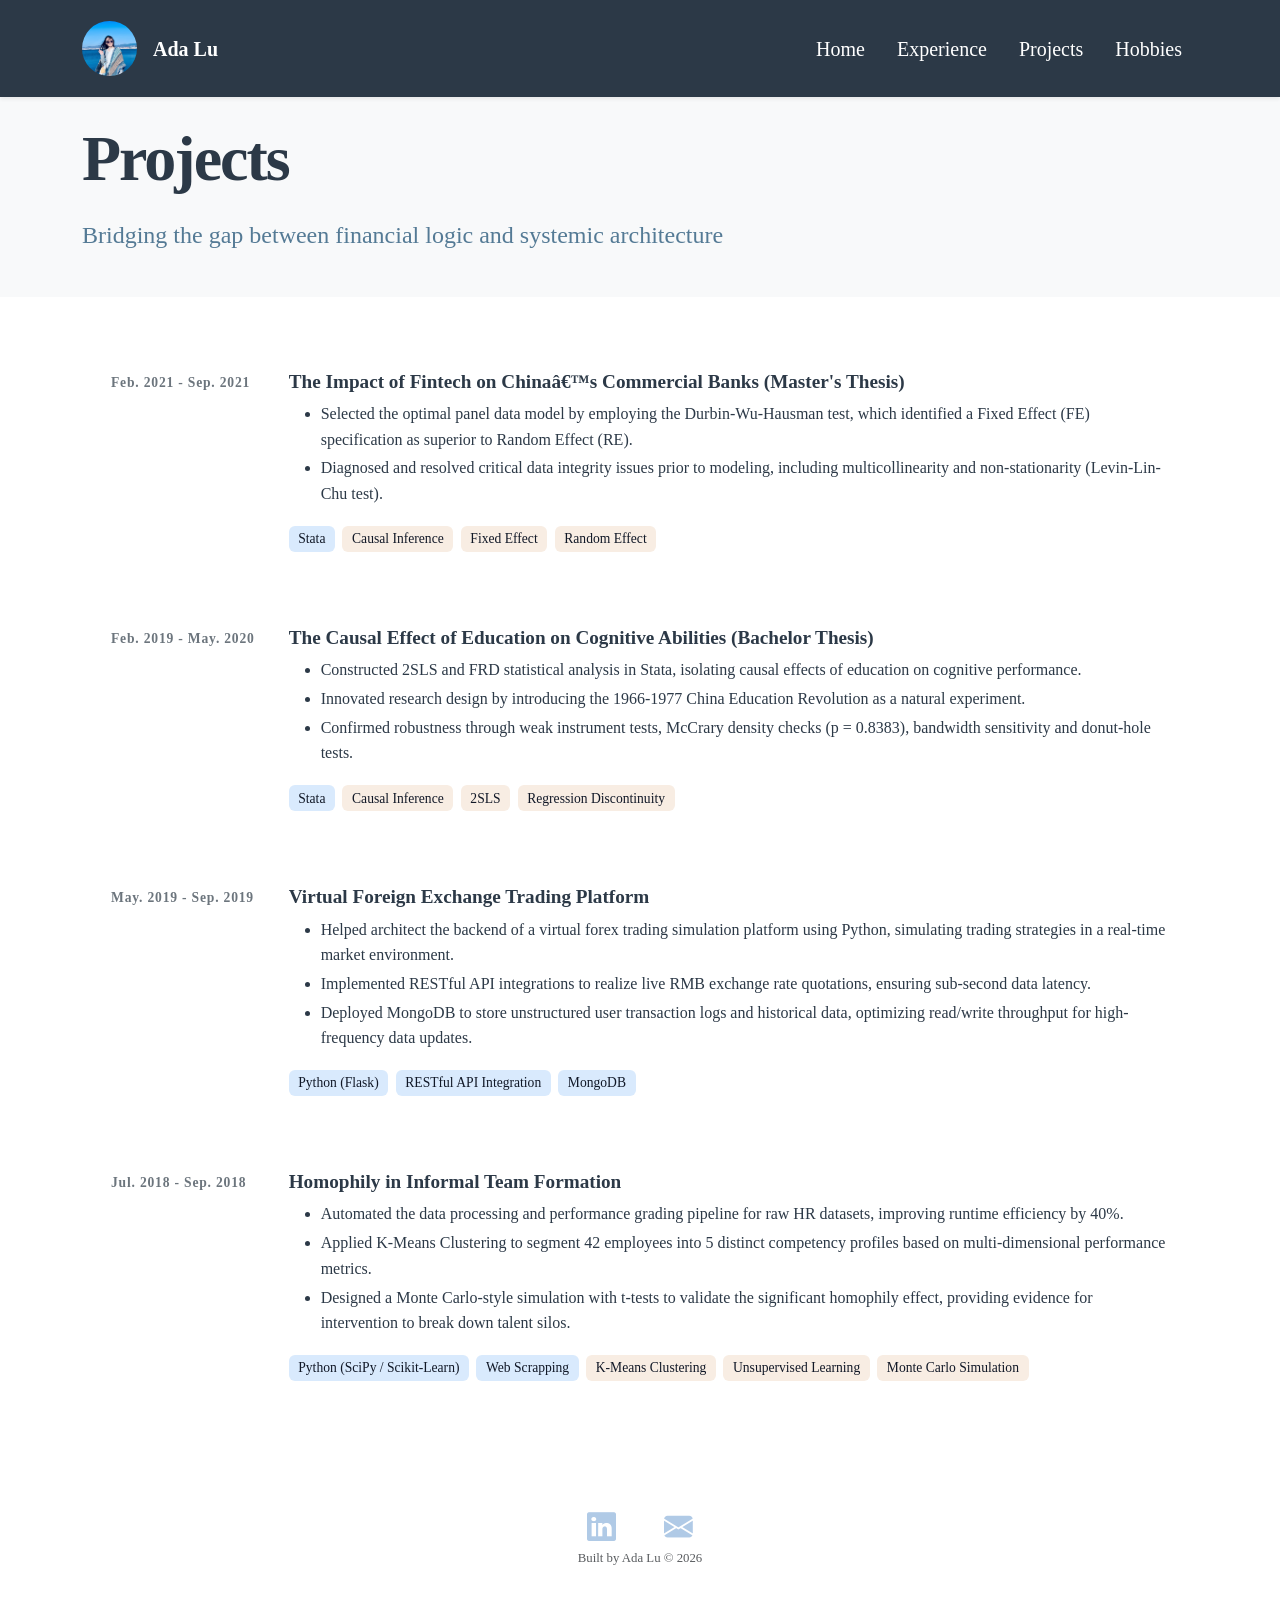
<file: projects.html>
<!DOCTYPE html>

<html lang="en">
    <head>
        <link href="https://cdn.jsdelivr.net/npm/bootstrap@5.3.8/dist/css/bootstrap.min.css" rel="stylesheet" integrity="sha384-sRIl4kxILFvY47J16cr9ZwB07vP4J8+LH7qKQnuqkuIAvNWLzeN8tE5YBujZqJLB" crossorigin="anonymous">
        <link rel="stylesheet" href="https://cdn.jsdelivr.net/npm/bootstrap-icons@1.13.1/font/bootstrap-icons.min.css">
        <script src="https://cdn.jsdelivr.net/npm/bootstrap@5.3.8/dist/js/bootstrap.bundle.min.js" integrity="sha384-FKyoEForCGlyvwx9Hj09JcYn3nv7wiPVlz7YYwJrWVcXK/BmnVDxM+D2scQbITxI" crossorigin="anonymous"></script>
        <link href="styles.css" rel="stylesheet">
        <title>Ada Lu | Contact</title>
    </head>
    <body>

        <!-- Set up the navigation bar -->
        <nav class="navbar navbar-expand-lg navbar-dark navbar-color shadow-sm py-3">
            <div class="container">
                <a class="navbar-brand d-flex align-items-center" href="index.html">
                    <img src="photo/personal photo.jpg" alt="Ada's photo" width="55" height="55" class="rounded-circle me-3" style="object-fit: cover;">
                    <span class="fs-5 fw-bold">Ada Lu</span>
                </a>
                <button class="navbar-toggler" type="button" data-bs-toggle="collapse" data-bs-target="#navbarNavAltMarkup" aria-controls="navbarNavAltMarkup" aria-expanded="false" aria-label="Toggle navigation">
                    <span class="navbar-toggler-icon"></span>
                </button>
                <div class="collapse navbar-collapse" id="navbarNavAltMarkup">
                    <div class="navbar-nav ms-auto fs-5">
                        <a class="nav-link px-3 nav-text" aria-current="page" href="index.html">Home</a>
                        <a class="nav-link px-3 nav-text" href="experience.html">Experience</a>
                        <a class="nav-link px-3 nav-text" href="projects.html">Projects</a>
                        <a class="nav-link px-3 nav-text" href="hobbies.html">Hobbies</a>
                    </div>
                </div>
            </div>
        </nav>

        <!-- Header -->
        <section class="bg-light py-4">
            <div class="container text-start">
                <h1 class="name-title">Projects</h1>
                <p class="sub-text">Bridging the gap between financial logic and systemic architecture</p>
            </div>
        </section>

        <main class="container mt-5">
            <div class="row justify-content-center">
                <div class="col-12">

                    <!-- Projects experience -->
                    <div class="experience-card row mb-4">

                        <!-- Date -->
                        <div class="col-md-2 date-column text-secondary">
                            Feb. 2021 - Sep. 2021
                        </div>

                        <!-- Role description -->
                        <div class="col-md-10">

                            <h3 class="role-title">
                                The Impact of Fintech on China’s Commercial Banks (Master's Thesis)
                            </h3>

                            <ul class="experience-desc">
                                <li style="margin-bottom: 0.2rem">Selected the optimal panel data model by employing the Durbin-Wu-Hausman test, which identified a Fixed Effect (FE) specification as superior to Random Effect (RE).</li>
                                <li style="margin-bottom: 0.2rem">Diagnosed and resolved critical data integrity issues prior to modeling, including multicollinearity and non-stationarity (Levin-Lin-Chu test).</li>
                            </ul>

                            <!-- Skill tags -->
                            <div class="skills-container mt-3">
                                <span class="badge badge1 me-1 fw-normal">Stata</span>
                                <span class="badge badge2 me-1 fw-normal">Causal Inference</span>
                                <span class="badge badge2 me-1 fw-normal">Fixed Effect</span>
                                <span class="badge badge2 me-1 fw-normal">Random Effect</span>
                            </div>
                        </div>
                    </div>

                    <!-- Projects experience -->
                    <div class="experience-card row mb-4">

                        <!-- Date -->
                        <div class="col-md-2 date-column text-secondary">
                            Feb. 2019 - May. 2020
                        </div>

                        <!-- Role description -->
                        <div class="col-md-10">

                            <h3 class="role-title">
                                The Causal Effect of Education on Cognitive Abilities (Bachelor Thesis)
                            </h3>

                            <ul class="experience-desc">
                                <li style="margin-bottom: 0.2rem">Constructed 2SLS and FRD statistical analysis in Stata, isolating causal effects of education on cognitive performance.</li>
                                <li style="margin-bottom: 0.2rem">Innovated research design by introducing the 1966-1977 China Education Revolution as a natural experiment.</li>
                                <li style="margin-bottom: 0.2rem">Confirmed robustness through weak instrument tests, McCrary density checks (p = 0.8383), bandwidth sensitivity and donut-hole tests.</li>
                            </ul>

                            <!-- Skill tags -->
                            <div class="skills-container mt-3">
                                <span class="badge badge1 me-1 fw-normal">Stata</span>
                                <span class="badge badge2 me-1 fw-normal">Causal Inference</span>
                                <span class="badge badge2 me-1 fw-normal">2SLS</span>
                                <span class="badge badge2 me-1 fw-normal">Regression Discontinuity</span>
                            </div>
                        </div>
                    </div>

                    <!-- Projects experience -->
                    <div class="experience-card row mb-4">

                        <!-- Date -->
                        <div class="col-md-2 date-column text-secondary">
                            May. 2019 - Sep. 2019
                        </div>

                        <!-- Role description -->
                        <div class="col-md-10">

                            <h3 class="role-title">
                                Virtual Foreign Exchange Trading Platform
                            </h3>

                            <ul class="experience-desc">
                                <li style="margin-bottom: 0.2rem">Helped architect the backend of a virtual forex trading simulation platform using Python, simulating trading strategies in a real-time market environment.</li>
                                <li style="margin-bottom: 0.2rem">Implemented RESTful API integrations to realize live RMB exchange rate quotations, ensuring sub-second data latency.</li>
                                <li style="margin-bottom: 0.2rem">Deployed MongoDB to store unstructured user transaction logs and historical data, optimizing read/write throughput for high-frequency data updates.</li>
                            </ul>

                            <!-- Skill tags -->
                            <div class="skills-container mt-3">
                                <span class="badge badge1 me-1 fw-normal">Python (Flask)</span>
                                <span class="badge badge1 me-1 fw-normal">RESTful API Integration</span>
                                <span class="badge badge1 me-1 fw-normal">MongoDB</span>
                            </div>
                        </div>
                    </div>

                    <!-- Projects experience -->
                    <div class="experience-card row mb-4">

                        <!-- Date -->
                        <div class="col-md-2 date-column text-secondary">
                            Jul. 2018 - Sep. 2018
                        </div>

                        <!-- Role description -->
                        <div class="col-md-10">

                            <h3 class="role-title">
                                Homophily in Informal Team Formation
                            </h3>

                            <ul class="experience-desc">
                                <li style="margin-bottom: 0.2rem">Automated the data processing and performance grading pipeline for raw HR datasets, improving runtime efficiency by 40%.</li>
                                <li style="margin-bottom: 0.2rem">Applied K-Means Clustering to segment 42 employees into 5 distinct competency profiles based on multi-dimensional performance metrics.</li>
                                <li style="margin-bottom: 0.2rem">Designed a Monte Carlo-style simulation with t-tests to validate the significant homophily effect, providing evidence for intervention to break down talent silos.</li>
                            </ul>

                            <!-- Skill tags -->
                            <div class="skills-container mt-3">
                                <span class="badge badge1 me-1 fw-normal">Python (SciPy / Scikit-Learn)</span>
                                <span class="badge badge1 me-1 fw-normal">Web Scrapping</span>
                                <span class="badge badge2 me-1 fw-normal">K-Means Clustering</span>
                                <span class="badge badge2 me-1 fw-normal">Unsupervised Learning</span>
                                <span class="badge badge2 me-1 fw-normal">Monte Carlo Simulation</span>
                            </div>
                        </div>
                    </div>



                </div>
            </div>
        </main>




        <!-- Footnote -->
        <footer class="container text-center py-4 mt-5">
            <div class="contacts d-flex justify-content-center align-items-center">
                <a href="https://www.linkedin.com/in/jiaoyang-lu-671991167/" target="_blank" class="icon-link" aria-label="LinkedIn">
                    <i class="bi bi-linkedin"></i>
                </a>

                <a href="mailto: adalu723@gmail.com" class="icon-link" aria-label="email">
                    <i class="bi bi-envelope-fill"></i>
                </a>
            </div>

            <p class="mt-3 text-muted" style="font-size: 0.8rem; font-family: Calibri;">
                Built by Ada Lu &copy; 2026
            </p>
        </footer>

    </body>
</html>
</file>
<file: styles.css>
body {
    background-color: #fff;
    font-family: "Calisto MT", Georgia, serif;
    font-size: 0.85rem;
    color: #2C3947;
    line-height: 1.8;
    margin-bottom: 1.5rem;
}

.navbar-color {
    background-color: #2C3947 !important;
}

.nav-text {
    color: #fff;
    transition: color 0.3s ease;
}

.nav-text:hover {
    background-color: #EEEEEE !important;
    color: #2C3947;
}

.navbar-dark .navbar-nav .nav-link.active {
    color: #fff !important;
    font-weight: 600;
}

.header {
    background-color: #E8EDF2;
    margin-bottom: 2rem;
    padding: 2rem 1rem;
    text-align: center;
}

.greeting-text {
    font-size: 1.4rem;
    color: #547A95;
    margin-bottom: 0.8rem;
}

.name-title {
    font-size: 4rem;
    font-weight: 900;
    letter-spacing: -2px;
    margin-bottom: 1rem;
    color: #2C3947;
}

.sub-text {
    font-size: 1.5rem;
    color: #547A95;
    max-width: 1200px;
}

.section-title {
    font-weight: bold;
    font-size: 1.4rem !important;
    margin-top: 2rem;
    margin-bottom: 1.5rem;
    color: #2C3947;
}

.highlight-link {
    text-decoration: none;
    color: #2C3947;
    box-shadow: inset 0 -0.5rem 0 0 #E2CCA4;
    transition: box-shadow 0.2s ease-in-out;
}

.highlight-link:hover {
    box-shadow: inset 0 -1.5rem 0 0 #C2A56D;
    font-weight: bold;
    color: #fff;
}

.badge1 {
    background-color: #D9EAFD !important;
    font-family: "Consolas", Georgia, serif !important;
    font-size: 0.85rem !important;
    color: #111827 !important;
    padding: 0.4rem 0.6rem;
    margin-top: 0.2rem;
}

.badge1:hover {
    color: #fff !important;
    background-color: #547A95 !important;
}

.badge2 {
    background-color: #F8EDE3 !important;
    font-family: "Consolas", Georgia, serif !important;
    font-size: 0.85rem !important;
    color: #111827 !important;
    padding: 0.4rem 0.6rem;
    margin-top: 0.2rem;
}

.badge2:hover {
    color: #fff !important;
    background-color: #C2A56D !important;
}

.experience-card {
    padding: 1.5rem;
    border-radius: 0.5rem;
    border: 1px solid transparent;
    transition: all 0.2s ease-in-out;
}

.experience-card:hover {
    background-color: #F8F9FA;
    box-shadow: 0 10px 30px -15px rgba(44, 57, 71, 0.15);
    border-color: rgba(84, 122, 149, 0.1);
}

.date-column {
    font-weight: 600;
    font-size: 0.85rem;
    letter-spacing: 0.05rem;
    margin-top: 0.05rem;
    padding-left: 1rem;
}

.role-title {
    font-weight: bold;
    font-size: 1.2rem;
    margin-bottom: 0.5rem;
}

.arrow {
    display: inline-block;
    transition: transform 0.2s ease-out;
    font-size: 0.8rem;
}

.arrow:hover {
    transform: translate(1px, -2.5px);
    color: #fff;
}

.experience-desc {
    font-size: 1rem !important;
    margin-bottom: 1rem;
    line-height: 1.6;
}

.icon-link {
    font-size: 1.8rem;
    color: #B0CAE6;
    margin: 0 1.5rem;
    text-decoration: none;
    transition: all 0.3s ease;
}

.icon-link:hover {
    color: #2C3947;
    transform: translate(0, -5px);
}

.hobby-card {
    border-radius: 24px;
    transition: all 0.2s cubic-bezier(0.175, 0.885, 0.32, 1.275);
    border: 1px solid rgba(0, 0, 0, 0.05);
    display: flex;
    flex-direction: column;
    justify-content: space-between;
}

.hobby-card:hover {
    transform: translateY(-5px) scale(1.01);
    box-shadow: 0 15px 30px rgba(0, 0, 0, 0.1);
}

.color-blue {
    background-color: #D9EAFD;
    color: #2C3947;
}

.color-beige {
    background-color: #F8EDE3;
    color: #2C3947;
}

.color-light {
    background-color: #E5E1DA;
    color: #2C3947;
}

.color-grey {
    background-color: #E8EBEE;
    color: #2C3947;
}

.hobby-tag {
    background-color: rgba(44, 57, 71, 0.1);
    color: #2C3947;
    font-size: 0.75rem;
    padding: 0.5rem 0.5rem;
    border-radius: 60px;
    text-transform: uppercase;
    letter-spacing: 0.05em;
}

.w-fit {
    width: fit-content;
}

.modal-img {
    width: 100%;
    height: 300px;
    object-fit: cover;
}

.tip {
    background-color: rgba(255, 255, 255, 0.6);
    font-size: 0.8rem;
    border-left: 4px solid #6A87A1;
    line-height: 1.5;
}
</file>
